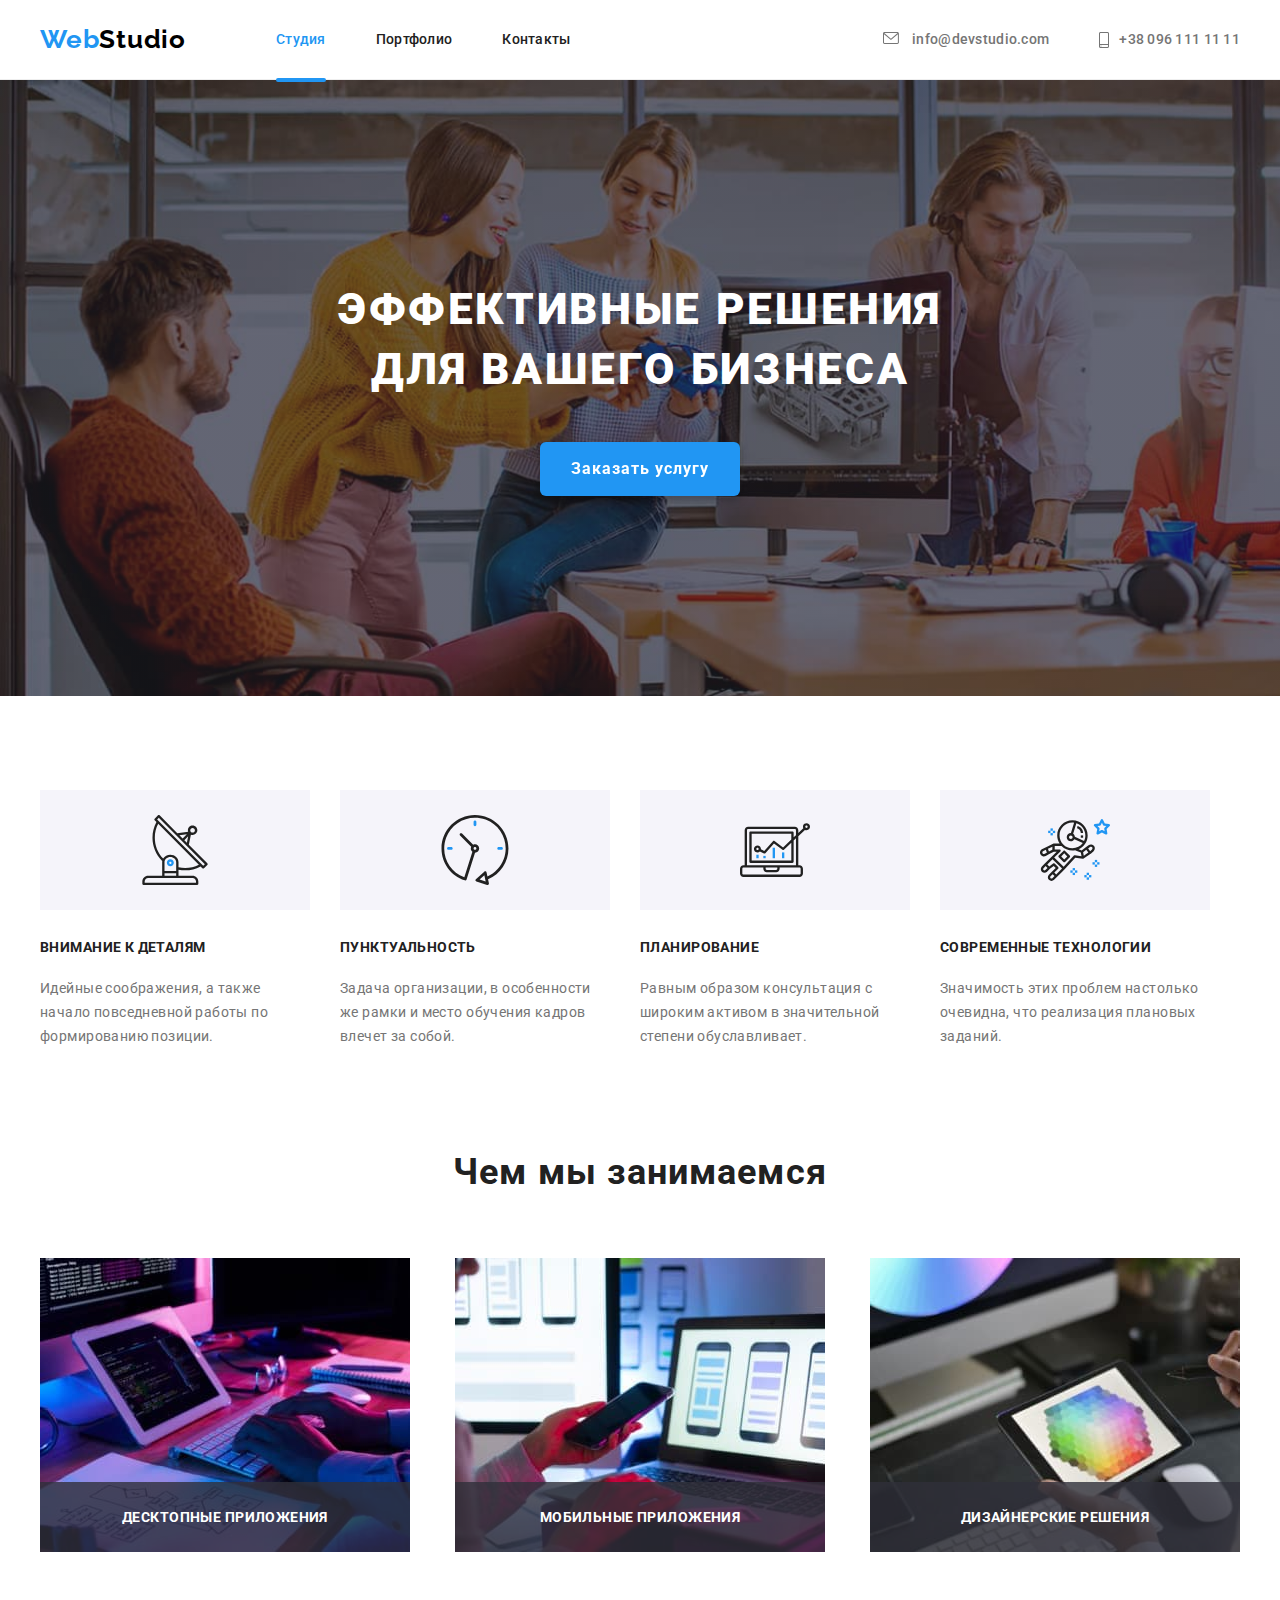
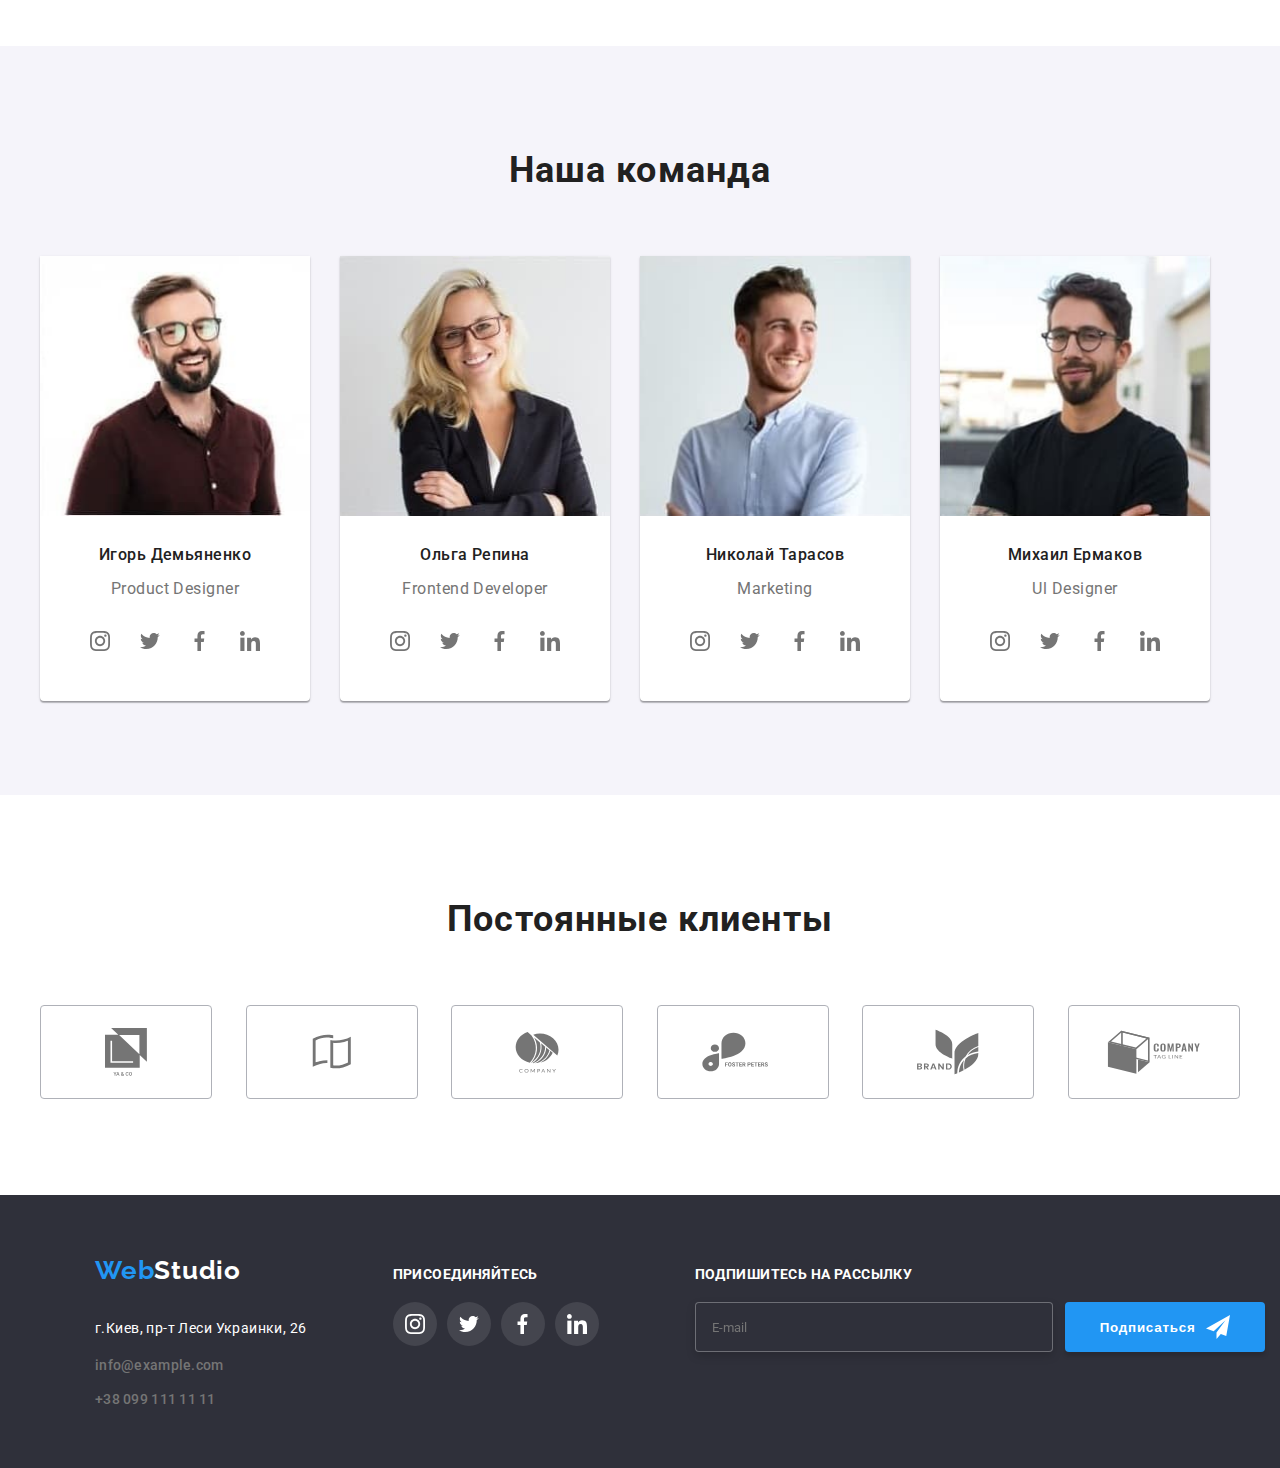
<file: index.html>
<!DOCTYPE html>
<html lang="ru">

<head>
    <meta charset="UTF-8">
    <meta http-equiv="X-UA-Compatible" content="IE=edge">
    <meta name="viewport" content="width=device-width, initial-scale=1.0">
    <title>WebStudio</title>
    <link rel="preconnect" href="https://fonts.gstatic.com">

    <link
        href="https://fonts.googleapis.com/css2?family=Raleway:wght@700&family=Roboto:wght@400;500;700;900&display=swap"
        rel="stylesheet">

    <link rel="stylesheet" href="https://cdnjs.cloudflare.com/ajax/libs/modern-normalize/1.1.0/modern-normalize.min.css"
        integrity="sha512-wpPYUAdjBVSE4KJnH1VR1HeZfpl1ub8YT/NKx4PuQ5NmX2tKuGu6U/JRp5y+Y8XG2tV+wKQpNHVUX03MfMFn9Q=="
        crossorigin="anonymous" referrerpolicy="no-referrer" />

    <link rel="stylesheet" href="https://cdnjs.cloudflare.com/ajax/libs/animate.css/4.1.1/animate.min.css" />

    <link rel="stylesheet" href="./css/main.min.css">

</head>

<body>
    <!--HEADER-->
    <header class="header">
        <div class="header__container container">
            <nav class="navigation">
                <a class="header__logo link" href="./">Web<span class="header__logo_part-2">Studio</span>
                </a>

                <ul class="header__list list">
                    <li class="header__item">
                        <a class="header__link current list link" href="./index.html">
                            Студия
                        </a>
                    </li>
                    <li class="header__item">
                        <a class="header__link list link" href="./portfolio.html">Портфолио</a>
                    </li>
                    <li class="header__item">
                        <a class="header__link list link" href="./index.html">Контакты</a>
                    </li>
                </ul>
            </nav>

            <ul class="header__list list">
                <li class="header__item">
                    <a class="header__mail link" href="mailto:info@devstudio.com">
                        <svg class="header__mail_icon" width=16px height=12px>
                            <use href="./images/sprite.svg#icon-hr-envelope">
                            </use>
                        </svg> info@devstudio.com
                    </a>
                </li>

                <li class="header__menu-item">

                    <a class="header__tel link" href="tel:+380961111111">
                        <svg class="header__tel_icon" width=10px height=16px>
                            <use href="./images/sprite.svg#icon-hr-smartphone">
                            </use>
                        </svg>
                        +38 096 111 11 11
                    </a>
                </li>
            </ul>
        </div>
    </header>
    <main>


        <!--HERO-->
        <section class="hero">
            <div class="container">
                <h1 class="hero-title">эффективные решения<br />для вашего бизнеса</h1>
                <button class="modal-btn animate__rubberBand" type="button" data-modal-open>Заказать услугу</button>
            </div>
        </section>

        <!--FEATURES-->
        <section class="our-features">
            <div class="container">
                <h2 class="visually-hidden">Наши качества</h2>
                <ul class="our-features-all list">
                    <li class="our-features-item">
                        <div class="our-features-container">
                            <svg class="our-features-svg">
                                <use href="./images/sprite.svg#icon-antenna">
                                </use>
                            </svg>
                        </div>
                        <h3 class="our-features-title">Внимание к деталям</h3>
                        <p class="our-features-description">Идейные соображения, а также<br />
                            начало повседневной работы по<br />
                            формированию позиции.
                        </p>

                    </li>

                    <li class="our-features-item">
                        <div class="our-features-container">
                            <svg class="our-features-svg">
                                <use href="./images/sprite.svg#icon-clock">
                                </use>
                            </svg>
                        </div>
                        <h3 class="our-features-title">Пунктуальность</h3>
                        <p class="our-features-description">Задача организации, в особенности<br />
                            же рамки и место обучения кадров<br />
                            влечет за собой.
                        </p>
                    </li>

                    <li class="our-features-item">
                        <div class="our-features-container">
                            <svg class="our-features-svg">
                                <use href="./images/sprite.svg#icon-diagram">
                                </use>
                            </svg>
                        </div>
                        <h3 class="our-features-title">Планирование</h3>
                        <p class="our-features-description">Равным образом консультация с<br />
                            широким активом в значительной<br />
                            степени обуславливает.
                        </p>
                    </li>

                    <li class="our-features-item">
                        <div class="our-features-container">
                            <svg class="our-features-svg">
                                <use href="./images/sprite.svg#icon-astronaut">
                                </use>
                            </svg>
                        </div>
                        <h3 class="our-features-title">Современные технологии</h3>
                        <p class="our-features-description">Значимость этих проблем настолько<br />
                            очевидна, что реализация плановых<br />
                            заданий.
                        </p>
                    </li>
                </ul>
            </div>
        </section>

        <!--WHAT WE DO-->
        <section class="what-we-do">
            <div class="what-we-do-container container">
                <h2 class="what-we-do-title">Чем мы занимаемся</h2>
                <ul class="what-we-do-all list">
                    <li class="what-we-do-item">
                        <img src="./images/about_box_1.jpg" alt="набор кода на клавиатуре" width="370" height="294">
                        <p class="what-we-do-description">Десктопные приложения</p>
                    </li>

                    <li class="what-we-do-item">
                        <img src="./images/about_box_2.jpg" alt="выбор меню для телефона, отображается 
                            на экране ноутбука" width="370" height="294">
                        <p class="what-we-do-description">Мобильные приложения</p>
                    </li>

                    <li class="what-we-do-item">
                        <img src="./images/about_box_3.jpg" alt="выбор цвета 
                        на планшете" width="370" height="294">
                        <p class="what-we-do-description">Дизайнерские решения</p>
                    </li>
                </ul>
            </div>
        </section>

        <!--TEAM-->
        <section class="our-team">
            <div class="our-team-container">
                <h2 class="our-team-title">Наша команда</h2>
                <div class="container">

                    <ul class="our-team-all list">
                        <li class="our-team-item">
                            <div class="our-team-card">
                                <img src="./images/team_card_1.jpg" alt="Игорь Демьяненко Product Designer" width="270"
                                    height="260">
                                <h3 class="our-team-name">Игорь Демьяненко</h3>
                                <p class="our-team-position" lang="en">Product Designer</p>

                                <ul class="team-social-list list">
                                    <li class="team-social-list-item">
                                        <a href="" class="team-social-list-link">
                                            <svg class="team-social-list-icon">
                                                <use href="./images/sprite.svg#icon-instagram">
                                                </use>
                                            </svg>
                                        </a>
                                    </li>
                                    <li class="team-social-list-item">
                                        <a href="" class="team-social-list-link">
                                            <svg class="team-social-list-icon">
                                                <use href="./images/sprite.svg#icon-twitter">
                                                </use>
                                            </svg>
                                        </a>
                                    </li>
                                    <li class="team-social-list-item">
                                        <a href="" class="team-social-list-link">
                                            <svg class="team-social-list-icon">
                                                <use href="./images/sprite.svg#icon-facebook">
                                                </use>
                                            </svg>
                                        </a>
                                    </li>
                                    <li class="team-social-list-item">
                                        <a href="" class="team-social-list-link">
                                            <svg class="team-social-list-icon">
                                                <use href="./images/sprite.svg#icon-linkedin">
                                                </use>
                                            </svg>
                                        </a>
                                    </li>
                                </ul>
                            </div>
                        </li>

                        <li class="our-team-item">
                            <div class="our-team-card">
                                <img src="./images/team_card_2.jpg" alt="Ольга Репина Frontend Developer" width="270"
                                    height="260">
                                <div class="our-team-text">
                                    <h3 class="our-team-name">Ольга Репина</h3>
                                    <p class="our-team-position" lang="en">Frontend Developer</p>
                                    <ul class="team-social-list list">
                                        <li class="team-social-list-item">
                                            <a href="" class="team-social-list-link">
                                                <svg class="team-social-list-icon">
                                                    <use href="./images/sprite.svg#icon-instagram">
                                                    </use>
                                                </svg>
                                            </a>
                                        </li>
                                        <li class="team-social-list-item">
                                            <a href="" class="team-social-list-link">
                                                <svg class="team-social-list-icon">
                                                    <use href="./images/sprite.svg#icon-twitter">
                                                    </use>
                                                </svg>
                                            </a>
                                        </li>
                                        <li class="team-social-list-item">
                                            <a href="" class="team-social-list-link">
                                                <svg class="team-social-list-icon">
                                                    <use href="./images/sprite.svg#icon-facebook">
                                                    </use>
                                                </svg>
                                            </a>
                                        </li>
                                        <li class="team-social-list-item">
                                            <a href="" class="team-social-list-link">
                                                <svg class="team-social-list-icon">
                                                    <use href="./images/sprite.svg#icon-linkedin">
                                                    </use>
                                                </svg>
                                            </a>
                                        </li>
                                    </ul>
                                </div>
                            </div>
                        </li>

                        <li class="our-team-item">
                            <div class="our-team-card">
                                <img src="./images/team_card_3.jpg" alt="Николай Тарасов Marketing" width="270"
                                    height="260">
                                <div class="our-team-text">
                                    <h3 class="our-team-name">Николай Тарасов</h3>
                                    <p class="our-team-position" lang="en">Marketing</p>
                                    <ul class="team-social-list list">
                                        <li class="team-social-list-item">
                                            <a href="" class="team-social-list-link">
                                                <svg class="team-social-list-icon">
                                                    <use href="./images/sprite.svg#icon-instagram">
                                                    </use>
                                                </svg>
                                            </a>
                                        </li>
                                        <li class="team-social-list-item">
                                            <a href="" class="team-social-list-link">
                                                <svg class="team-social-list-icon">
                                                    <use href="./images/sprite.svg#icon-twitter">
                                                    </use>
                                                </svg>
                                            </a>
                                        </li>
                                        <li class="team-social-list-item">
                                            <a href="" class="team-social-list-link">
                                                <svg class="team-social-list-icon">
                                                    <use href="./images/sprite.svg#icon-facebook">
                                                    </use>
                                                </svg>
                                            </a>
                                        </li>
                                        <li class="team-social-list-item">
                                            <a href="" class="team-social-list-link">
                                                <svg class="team-social-list-icon">
                                                    <use href="./images/sprite.svg#icon-linkedin">
                                                    </use>
                                                </svg>
                                            </a>
                                        </li>
                                    </ul>
                                </div>
                            </div>
                        </li>

                        <li class="our-team-item">
                            <div class="our-team-card">
                                <img src="./images/team_card_4.jpg" alt="Михаил Ермаков Ul Designer" width="270"
                                    height="260">
                                <div class="our-team-text">
                                    <h3 class="our-team-name">Михаил Ермаков</h3>
                                    <p class="our-team-position" lang="en">Ul Designer</p>
                                    <ul class="team-social-list list">
                                        <li class="team-social-list-item">
                                            <a href="" class="team-social-list-link">
                                                <svg class="team-social-list-icon">
                                                    <use href="./images/sprite.svg#icon-instagram">
                                                    </use>
                                                </svg>
                                            </a>
                                        </li>
                                        <li class="team-social-list-item">
                                            <a href="" class="team-social-list-link">
                                                <svg class="team-social-list-icon">
                                                    <use href="./images/sprite.svg#icon-twitter">
                                                    </use>
                                                </svg>
                                            </a>
                                        </li>
                                        <li class="team-social-list-item">
                                            <a href="" class="team-social-list-link">
                                                <svg class="team-social-list-icon">
                                                    <use href="./images/sprite.svg#icon-facebook">
                                                    </use>
                                                </svg>
                                            </a>
                                        </li>
                                        <li class="team-social-list-item">
                                            <a href="" class="team-social-list-link">
                                                <svg class="team-social-list-icon">
                                                    <use href="./images/sprite.svg#icon-linkedin">
                                                    </use>
                                                </svg>
                                            </a>
                                        </li>
                                    </ul>
                                </div>
                            </div>
                        </li>
                    </ul>
                </div>
            </div>
        </section>

        <!--CLIENTS-->
        <section class="clients">
            <div class="clients-container container">
                <h2 class="clients-title">Постоянные клиенты</h2>
                <ul class="clients-all-list list">
                    <li class="clients-item">
                        <a class="clients-link">
                            <svg class="clients-svg" width="42" height="48">
                                <use href="./images/sprite.svg#icon-client-1">
                                </use>
                            </svg>
                        </a>
                    </li>

                    <li class="clients-item">
                        <a class="clients-link">
                            <svg class="clients-svg" width="40" height="52">
                                <use href="./images/sprite.svg#icon-client-2">
                                </use>
                            </svg>
                        </a>
                    </li>
                    <li class="clients-item">
                        <a class="clients-link">
                            <svg class="clients-svg" width="44" height="42">
                                <use href="./images/sprite.svg#icon-client-3">
                                </use>
                            </svg>
                        </a>
                    </li>
                    <li class="clients-item">
                        <a class="clients-link">
                            <svg class="clients-svg" width="84" height="40">
                                <use href="./images/sprite.svg#icon-client-4">
                                </use>
                            </svg>
                        </a>
                    </li>
                    <li class="clients-item">
                        <a class="clients-link">
                            <svg class="clients-svg" width="62" height="46">
                                <use href="./images/sprite.svg#icon-client-5">
                                </use>
                            </svg>
                        </a>
                    </li>
                    <li class="clients-item">
                        <a class="clients-link">
                            <svg class="clients-svg" width="94" height="44">
                                <use href="./images/sprite.svg#icon-client-6">
                                </use>
                            </svg>
                        </a>
                    </li>

                </ul>
            </div>

        </section>
    </main>

    <!--FOOTER-->
    <footer class="footer">
        <div class="footer__container container">
            <div class="footer__menu">
                <a class="footer__logo link" href="./index.html">Web<span class="footer__logo_part-2">Studio </span>
                </a>
                <address>
                    <ul class="footer__list list">
                        <li class="footer__item">
                            <a class="footer__address link" href="https://goo.gl/maps/Fgwvw3FV3BkWmxrF7" target="blank"
                                rel="noopener noreferrer">
                                г.Киев, пр-т Леси Украинки, 26
                            </a>
                        </li>

                        <li class="footer__item">
                            <a class="footer__mail link" href="mailto:info@example.com">info@example.com</a>
                        </li>

                        <li class="footer__item">
                            <a class="footer__tel link" href="tel:+380991111111"> +38 099 111 11 11</a>
                        </li>
                    </ul>
                </address>
            </div>

            <div class="footer__social">
                <p class="footer__social-list_title">Присоединяйтесь</p>
                <ul class="footer__social-list list">
                    <li class="footer__social-list_item">
                        <a href="" class="footer__social-list_icon">
                            <svg class="footer__icon" width="20px" height="20px">
                                <use href="./images/sprite.svg#icon-instagram">
                                </use>
                            </svg>
                        </a>
                    </li>
                    <li class="footer__social-list_item">
                        <a href="" class="footer__social-list_icon">
                            <svg class="footer__icon" width="20px" height="20px">
                                <use href="./images/sprite.svg#icon-twitter">
                                </use>
                            </svg>
                        </a>
                    </li>
                    <li class="footer__social-list_item">
                        <a href="" class="footer__social-list_icon">
                            <svg class="footer__icon" width="20px" height="20px">
                                <use href="./images/sprite.svg#icon-facebook">
                                </use>
                            </svg>
                        </a>
                    </li>
                    <li class="footer__social-list_item">
                        <a href="" class="footer__social-list_icon">
                            <svg class="footer__icon" width="20px" height="20px">
                                <use href="./images/sprite.svg#icon-linkedin">
                                </use>
                            </svg>
                        </a>
                    </li>
                </ul>
            </div>

            <div class="footer__form_holder">
                <p class="footer__form_title">Подпишитесь на рассылку</p>
                <form class="footer__form">
                    <input type="email" class="footer__form_input" name="user-email" placeholder="E-mail" required="">
                    <button type="submit" class="footer__form_btn">Подписаться
                        <svg class="footer__form_icon">
                            <use href="./images/sprite.svg#icon-send">
                            </use>
                        </svg>
                    </button>
                </form>
            </div>
        </div>

        </div>
    </footer>

    <div class="backdrop is-hidden" data-modal>
        <div class="modal">
            <button type="button" class="close-btn" data-modal-close>
                <svg class="close-btn-svg" width="11px" height="11px">
                    <use href="./images/sprite.svg#icon-x_for_modal">
                    </use>
                </svg>
            </button>
            <form action="#" class="modal-form">
                <p class="modal-form-head">Оставьте свои данные, мы вам перезвоним
                </p>
                <label class="modal-form-field">
                    <p class="field-title">Имя</p>
                    <span class="modal-form-input-wrapper">
                        <input type="text" class="modal-form-input" name="user-name" minlength="2"
                            pattern="[a-zA-Zа-яёА-ЯЁ]+" title="Имя должно содержать символы кириллицы или латиницы"
                            required>
                        <svg class="modal-form-icon" width="12px" height="12px">
                            <use href="./images/sprite.svg#icon-input-name">
                            </use>
                        </svg>
                    </span>
                </label>
                <label class="modal-form-field">
                    <p class="field-title">Телефон</p>
                    <span class="modal-form-input-wrapper">
                        <input type="tel" class="modal-form-input" name="user-phone"
                            pattern="[0-9]{3}-[0-9]{3}-[0-9]{2}-[0-9]{2}" title="096-000-00-00" required>
                        <svg class="modal-form-icon" width="13px" height="13px">
                            <use href="./images/sprite.svg#icon-input-phone">
                            </use>
                        </svg>
                    </span>
                </label>
                <label class="modal-form-field">
                    <p class="field-title">Почта</p>
                    <span class="modal-form-input-wrapper">
                        <input type="email" class="modal-form-input" name="user-mail" required>
                        <svg class="modal-form-icon" width="15px" height="12px">
                            <use href="./images/sprite.svg#icon-input-mail">
                            </use>
                        </svg>
                    </span>
                </label>
                <label class="modal-form-field">
                    <p class="field-title">Комментарий</p>
                    <textarea name="user-message" class="modal-form-message" placeholder="Введите текст"></textarea>
                </label>
                <input type="checkbox" class="modal-form-checkbox visually-hidden" id="accept-policy">
                <label for="accept-policy" class="modal-form-checkbox-label">Соглашаюсь с рассылкой и принимаю&nbsp;
                    <a href="#" class="modal-form-label-link">Условия договора</a>
                </label>
                <button type="submit" class="modal-form-btn">Отправить</button>


            </form>
        </div>

    </div>
    <script src="./js/modal.js">
    </script>

</body>

</html>
</file>
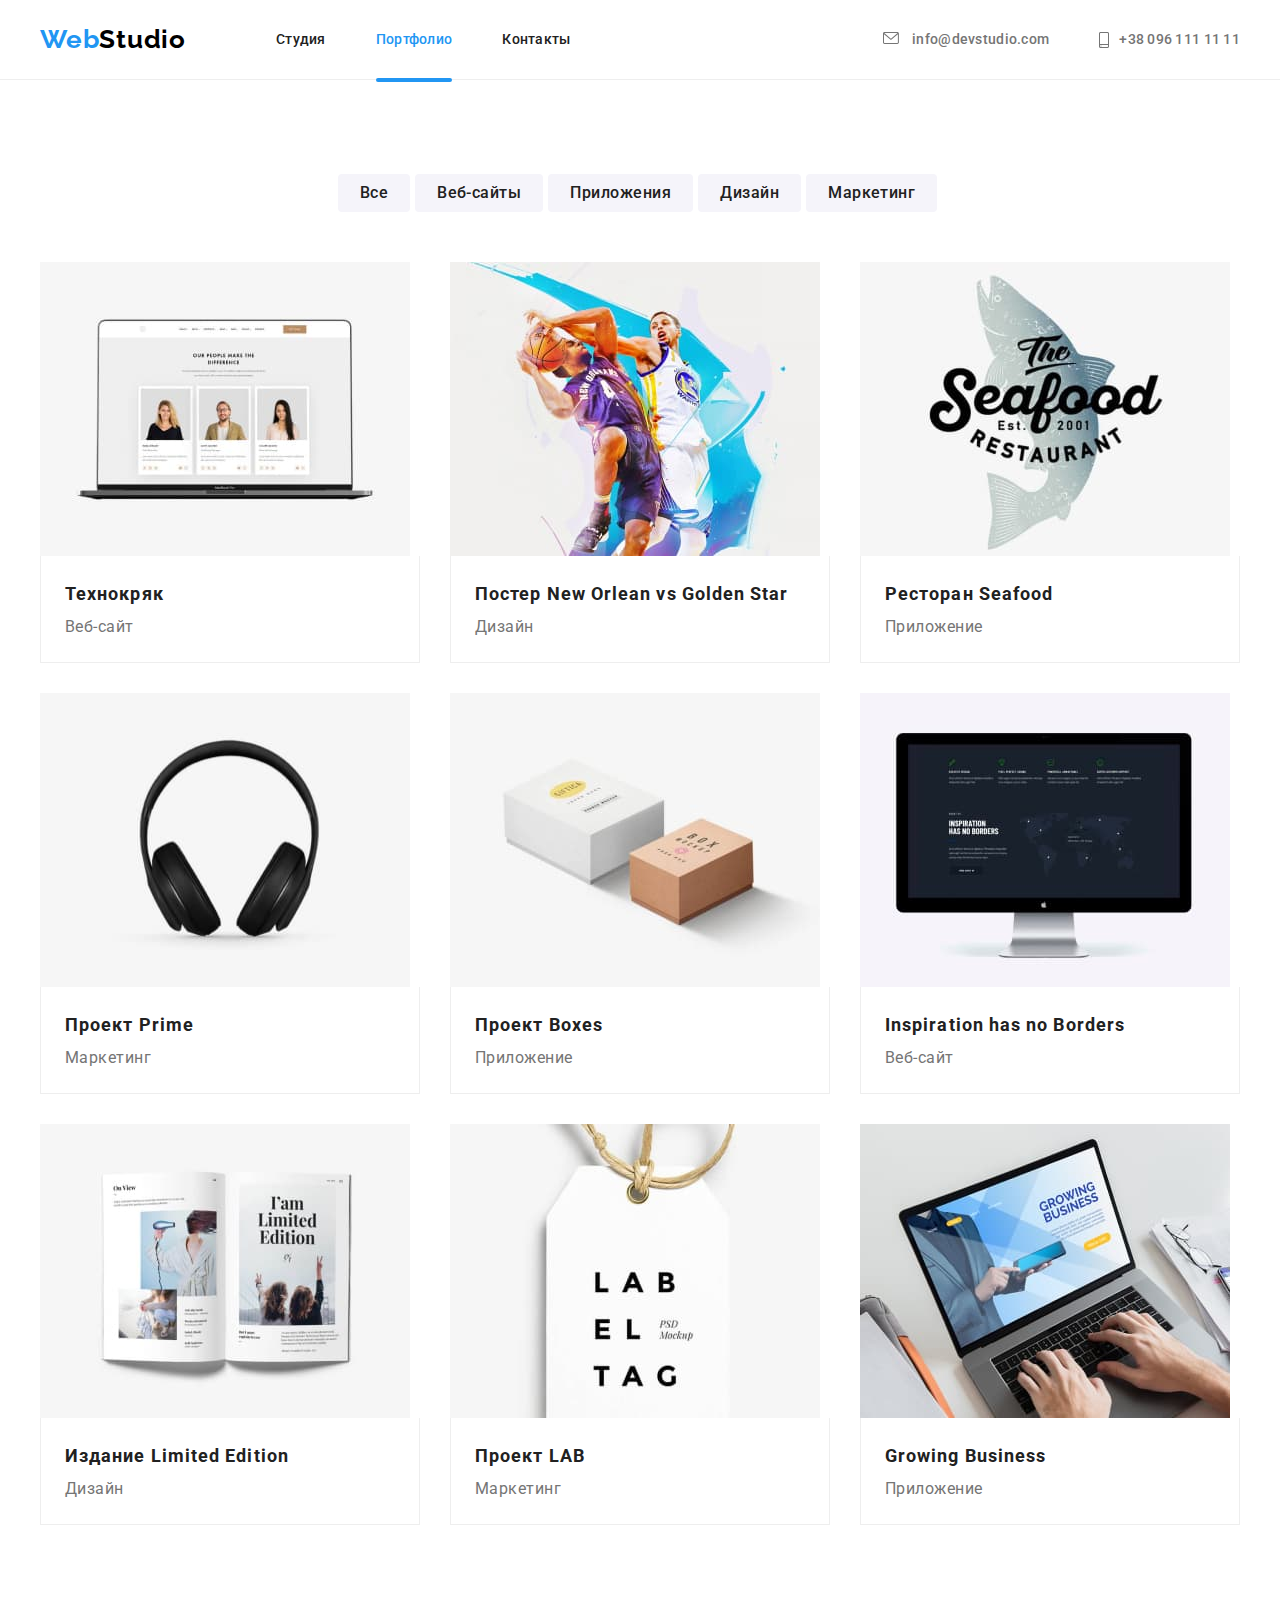
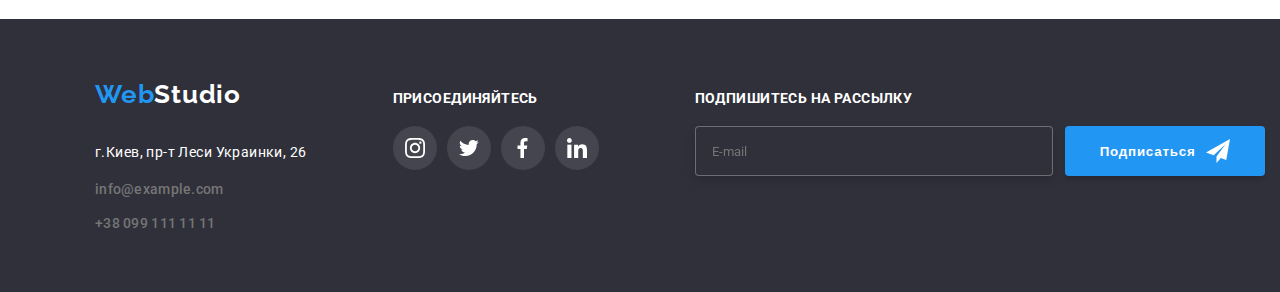
<file: portfolio.html>
<!DOCTYPE html>
<html lang="ru">

<head>
    <meta charset="UTF-8">
    <meta http-equiv="X-UA-Compatible" content="IE=edge">
    <meta name="viewport" content="width=device-width, initial-scale=1.0">
    <title>Portfolio</title>
    <link rel="preconnect" href="https://fonts.gstatic.com">
    <link href="https://fonts.googleapis.com/css2?family=Raleway:wght@700&family=Roboto:wght@400;500;700&display=swap"
        rel="stylesheet">
    <link rel="stylesheet" href="https://cdnjs.cloudflare.com/ajax/libs/modern-normalize/1.1.0/modern-normalize.min.css"
        integrity="sha512-wpPYUAdjBVSE4KJnH1VR1HeZfpl1ub8YT/NKx4PuQ5NmX2tKuGu6U/JRp5y+Y8XG2tV+wKQpNHVUX03MfMFn9Q=="
        crossorigin="anonymous" referrerpolicy="no-referrer" />
    <link rel="stylesheet" href="./css/main.min.css">

</head>

<body>
    <!--HEADER-->
    <header class="header">
        <div class="header__container container">
            <nav class="navigation">
                <a class="header__logo link" href="./">Web<span class="header__logo_part-2">Studio</span>
                </a>

                <ul class="header__list list">
                    <li class="header__item">
                        <a class="header__link link" href="./index.html">Студия</a>
                    </li>

                    <li class="header__item">
                        <a class="header__link current link" href="./">Портфолио</a>
                    </li>

                    <li class="header__item">
                        <a class="header__link link" href="./">Контакты</a>
                    </li>
                </ul>
            </nav>


            <ul class="header__list list">
                <li class="header__item">
                    <a class="header__mail link" href="mailto:info@devstudio.com">
                        <svg class="header__mail_icon" width=16px height=12px>
                            <use href="./images/sprite.svg#icon-hr-envelope">
                            </use>
                        </svg> info@devstudio.com
                    </a>
                </li>

                <li class="header__item">
                    <a class="header__tel link" href="tel:+380961111111">
                        <svg class="header__tel_icon" width=10px height=16px>
                            <use href="./images/sprite.svg#icon-hr-smartphone">
                            </use>
                        </svg>+38 096 111 11 11
                    </a>
                </li>
            </ul>
        </div>
    </header>

    <main>

        <section class="portfolio">
            <div class="container">
                <h1 class="visually-hidden">Portfolio</h1>
                <div class="portfolio-buttons">
                    <ul class="portfolio-buttons-all list">
                        <li>
                            <button class="porfolio-buttons-item" type="button">Все
                            </button>
                        </li>

                        <li>
                            <button class="porfolio-buttons-item" type="button">Веб-сайты
                            </button>
                        </li>

                        <li>
                            <button class="porfolio-buttons-item" type="button">Приложения
                            </button>
                        </li>

                        <li>
                            <button class="porfolio-buttons-item" type="button">Дизайн
                            </button>
                        </li>

                        <li>
                            <button class="porfolio-buttons-item" type="button">Маркетинг
                            </button>
                        </li>

                    </ul>
                </div>

                <div class="portfolio-projects">
                    <ul class="portfolio-projects-all list">
                        <li class="portfolio-projects-item">
                            <a href="#" class="portfolio-projects-link link">
                                <div class="portfolio-projects-img-wrapper">
                                    <img src="./images/portfolio-1.jpg" alt="Веб-сайт Технокряк (фото троих учасников команды отображается на экране 
                                    планшета)" width="370" height="294">
                                    <p class="overlay">Научно-технологический комплекс, охватывающий все процессы от
                                        фундаментальных научных исследований, опытного производства
                                        до реализации.
                                    </p>
                                </div>
                                <div class="portfolio-text">
                                    <h2 class="portfolio-name">Технокряк</h2>
                                    <p class="portfolio-type">Веб-сайт</p>
                                </div>
                            </a>
                        </li>

                        <li class="portfolio-projects-item">
                            <a href="#" class="portfolio-projects-link link">
                                <div class="portfolio-projects-img-wrapper">
                                    <img src="./images/portfolio-2.jpg" alt="Постер New Orlean vs Golden Star - 
                                    два игрока играют в баскетбол" width="370" height="294">
                                    <p class="overlay">The Golden State Warriors swept the New Orleans Pelicans in the
                                        first round of the playoffs, defeated Memphis Grizzlies in six games
                                        in the second round, and dispatched Houston Rockets in five games
                                        in the Western Conference Finals. The Warriors advanced to their
                                        first NBA Finals since 1975.
                                    </p>
                                </div>
                                <div class="portfolio-text">
                                    <h2 class="portfolio-name">Постер New Orlean vs Golden Star</h2>
                                    <p class="portfolio-type">Дизайн</p>
                                </div>
                            </a>
                        </li>

                        <li class="portfolio-projects-item">
                            <a href="#" class="portfolio-projects-link link">
                                <div class="portfolio-projects-img-wrapper">
                                    <img src="./images/portfolio-3.jpg" alt="Логотип ресторана Seafood - рыба с надписью названия 
                                    ресторана" width="370" height="294">
                                    <p class="overlay"> Welcome to Egersund Seafood.
                                        Egersund Group is one of the largest fish companies in
                                        Norway. We work since 1921, and the first delivery of fish to
                                        Ukraine took place in 1996.
                                    </p>
                                </div>
                                <div class="portfolio-text">
                                    <h2 class="portfolio-name">Ресторан Seafood</h2>
                                    <p class="portfolio-type">Приложение</p>
                                </div>
                            </a>
                        </li>

                        <li class="portfolio-projects-item">
                            <a href="#" class="portfolio-projects-link link">
                                <div class="portfolio-projects-img-wrapper">
                                    <img src="./images/portfolio-4.jpg" alt="Черные наушники" width="370" height="294">
                                    <p class="overlay">The word prime can be used to describe something
                                        as the most important or most relevant among other similar things,
                                        like a prime example or a prime suspect.
                                    </p>
                                </div>
                                <div class="portfolio-text">
                                    <h2 class="portfolio-name">Проект Prime</h2>
                                    <p class="portfolio-type">Маркетинг</p>
                                </div>
                            </a>
                        </li>

                        <li class="portfolio-projects-item">
                            <a href="#" class="portfolio-projects-link link">
                                <div class="portfolio-projects-img-wrapper">
                                    <img src="./images/portfolio-5.jpg" alt="Две коробки с надписями" width="370"
                                        height="294">
                                    <p class="overlay"> A box (plural: boxes) is a type of container or rectangular
                                        prism used for the storage or transportation of its contents.
                                        The size of a box may vary, from the very smallest (such as a matchbox) to
                                        the size of a large appliance, and can be used for a variety of purposes
                                        ranging from the functional to the decorative.
                                        Boxes may be made of a variety of typically durable materials, such as wood
                                        and metal, though common non-durable materials include corrugated fiberboard
                                        and paperboard. Corrugated metal boxes are commonly used as shipping containers.
                                        Boxes made of cardboard can be degraded and therefore are not bad for the
                                        environment.
                                    </p>
                                </div>
                                <div class="portfolio-text">
                                    <h2 class="portfolio-name">Проект Boxes</h2>
                                    <p class="portfolio-type">Приложение</p>
                                </div>
                            </a>
                        </li>

                        <li class="portfolio-projects-item">
                            <a href="#" class="portfolio-projects-link link">
                                <div class="portfolio-projects-img-wrapper">
                                    <img src="./images/portfolio-6.jpg" alt="Страница сайта Inspiration has no Borders
                                        на макбуке" width="370" height="294">
                                    <p class="overlay">Inspiration (noun) - someone or something that gives you ideas
                                        for
                                        doing something. She has been an inspiration to us all (= a good example for
                                        all).

                                    </p>
                                </div>
                                <div class=" portfolio-text">
                                    <h2 class="portfolio-name">Inspiration has no Borders</h2>
                                    <p class="portfolio-type">Веб-сайт</p>
                                </div>
                            </a>
                        </li>

                        <li class="portfolio-projects-item">
                            <a href="#" class="portfolio-projects-link link">
                                <div class="portfolio-projects-img-wrapper">
                                    <img src="./images/portfolio-7.jpg" alt="Разворот журнала с надписью 
                                        I'm Limited Edition" width="370" height="294">
                                    <p class="overlay">Limited edition — ограниченная серия,
                                        лимитированная серия (limited series). Лимитированное издание, ограниченное
                                        издание, лимитированный тираж, ограниченный выпуск, ограниченный тираж (limited
                                        circulation)
                                    </p>
                                </div>
                                <div class="portfolio-text">
                                    <h2 class="portfolio-name">Издание Limited Edition</h2>
                                    <p class="portfolio-type">Дизайн</p>
                                </div>
                            </a>
                        </li>

                        <li class="portfolio-projects-item">
                            <a href="#" class="portfolio-projects-link link">
                                <div class="portfolio-projects-img-wrapper">
                                    <img src="./images/portfolio-8.jpg" alt="Ярлык крупным планом з надписью 
                                        LAB EL TAG" width="370" height="294">
                                    <p class="overlay">LAB — аббревиатура названия двух разных (хотя и похожих) цветовых
                                        пространств. Более известным и распространенным
                                        является CIELAB (точнее, CIE 1976 L*a*b*), другим — Hunter Lab (точнее, Hunter
                                        L, a,
                                        b). Таким образом, Lab — это
                                        неформальная аббревиатура, не определяющая цветовое пространство однозначно.
                                        Чаще
                                        всего, говоря о пространстве Lab,
                                        подразумевают CIELAB.
                                    </p>
                                </div>
                                <div class="portfolio-text">
                                    <h2 class="portfolio-name">Проект LAB</h2>
                                    <p class="portfolio-type">Маркетинг</p>
                                </div>
                            </a>
                        </li>

                        <li class="portfolio-projects-item">
                            <a href="#" class="portfolio-projects-link link">
                                <div class="portfolio-projects-img-wrapper">
                                    <img src="./images/portfolio-9.jpg" alt="Набор текста на клавиатуре ноутбука, на экране - страница сайта 
                                        Growing Business" width="370" height="294">
                                    <p class="overlay"> 8 ways to grow your business
                                        Generating new business by growing your customer base is important to your
                                        business
                                        success. However, it can sometimes be very challenging.
                                        Here are some practical tips to help you grow your customer base.<br />
                                        1. Get to know your customers<br />
                                        2. Offer great customer service<br />
                                        3. Nurture existing customers and look for new opportunities<br />
                                        4. Use social <br />
                                        5. Attend networking events<br />
                                        6. Host events<br />
                                        7. Give back to your community<br />
                                        8. Measure what works and refine your approach as you go
                                    </p>
                                </div>
                                <div class="portfolio-text">
                                    <h2 class="portfolio-name">Growing Business</h2>
                                    <p class="portfolio-type">Приложение</p>
                                </div>
                            </a>
                        </li>
                    </ul>
                </div>
            </div>
        </section>

        </section>

    </main>

    <!--FOOTER-->
    <footer class="footer">
        <div class="footer__container container">
            <div class=>
                <a class="footer__logo link" href="./">Web<span class="footer__logo_part-2">Studio</span>
                </a>
                <address>
                    <ul class="footer__list list">
                        <li class="footer__item">
                            <a class="footer__address link" href="https://goo.gl/maps/Fgwvw3FV3BkWmxrF7" target="blank"
                                rel="noopener noreferrer">
                                г.Киев, пр-т Леси Украинки, 26
                            </a>
                        </li>

                        <li class="footer__item">
                            <a class="footer__mail link" href="mailto:info@example.com">info@example.com
                            </a>
                        </li>

                        <li class="footer__item">
                            <a class="footer__tel link" href="tel:+380991111111">+38 099 111 11 11
                            </a>
                        </li>
                    </ul>
                </address>
            </div>

            <div class="footer__social">
                <h2 class="footer__social-list_title">Присоединяйтесь</h2>
                <ul class="footer__social-list list">
                    <li class="footer__social-list_item">
                        <a href="" class="footer__social-list_icon">
                            <svg class="footer__icon" width="20px" height="20px">
                                <use href="./images/sprite.svg#icon-instagram">
                                </use>
                            </svg>
                        </a>
                    </li>
                    <li class="footer__social-list_item">
                        <a href="" class="footer__social-list_icon">
                            <svg class="footer__icon" width="20px" height="20px">
                                <use href="./images/sprite.svg#icon-twitter">
                                </use>
                            </svg>
                        </a>
                    </li>
                    <li class="footer__social-list_item">
                        <a href="" class="footer__social-list_icon">
                            <svg class="footer__icon" width="20px" height="20px">
                                <use href="./images/sprite.svg#icon-facebook">
                                </use>
                            </svg>
                        </a>
                    </li>
                    <li class="footer__social-list_item">
                        <a href="" class="footer__social-list_icon">
                            <svg class="footer__icon" width="20px" height="20px">
                                <use href="./images/sprite.svg#icon-linkedin">
                                </use>
                            </svg>
                        </a>
                    </li>
                </ul>
            </div>

            <div class="footer__form_holder">
                <p class="footer__form_title">Подпишитесь на рассылку</p>
                <form class="footer__form">
                    <input type="email" class="footer__form_input" name="user-email" placeholder="E-mail" required="">
                    <button type="submit" class="footer__form_btn">Подписаться
                        <svg class="footer__form_icon">
                            <use href="./images/sprite.svg#icon-send">
                            </use>
                        </svg>
                    </button>
                </form>
            </div>
        </div>

    </footer>


</body>

</html>
</file>
<file: css/main.min.css>
:root{--main-font: "Roboto", sans-serif;--secondary-font: "Raleway", sans-serif;--accent-color: #2196F3;--main-text-color: #212121;--secondary-text-color: #757575;--accent-text-color: #ffffff;--background-color: #2F303A;--secondary-background-color: #F5F4FA}.visually-hidden{position:absolute !important;clip:rect(1px 1px 1px 1px);clip:rect(1px 1px 1px 1px);padding:0 !important;border:0 !important;height:1px !important;width:1px !important;overflow:hidden}h1,h2,h3,h4,h5,h6,p{margin-top:0;margin-bottom:0}ul,ol{margin-top:0;margin-bottom:0;padding-left:0}img{display:block;max-width:100%}.list{list-style:none}.link{text-decoration:none}body{font-family:var(--main-font);margin:0}.container{width:1200px;margin:0 auto;padding-left:15px;padding-right:15px}.backdrop{position:fixed;top:0;left:0;width:100vw;height:100vh;background-color:rgba(0,0,0,0.5);opacity:1;visibility:visible;pointer-events:auto;transition:opacity 250ms linear,  visibility 250ms linear}.is-hidden{opacity:0;visibility:hidden;pointer-events:none}.modal{position:absolute;left:50%;top:50%;width:528px;background-color:var(--accent-text-color);transform:translate(-50%, -50%);border-radius:4px;padding:40px;box-shadow:0px 1px 3px rgba(0,0,0,0.12),0px 1px 1px rgba(0,0,0,0.14),0px 2px 1px rgba(0,0,0,0.2)}.close-btn{position:absolute;top:8px;right:8px;width:30px;height:30px;padding:0;border-radius:50%;border:1px solid rgba(0,0,0,0.1);background-color:transparent;cursor:pointer;padding:0}.close-btn:hover{fill:var(--accent-color)}.modal-form{display:flex;flex-direction:column}.modal-form-head{font-weight:700;font-size:20px;text-align:center;margin-bottom:30px}.modal-form-field{position:relative;font-weight:400;font-size:12px;color:#757575;margin-bottom:16px}.field-title{margin-bottom:6px}.modal-form-input-wrapper{position:relative;margin-top:4px}.modal-form-input{box-sizing:border-box;width:100%;height:40px;border:1px solid rgba(33,33,33,0.2);border-radius:4px;margin-bottom:8px;padding-left:42px;transition:border-color 250ms linear;font-size:12px;color:var(--secondary-text-color)}.modal-form-input:focus{border-color:var(--accent-color);outline:none;cursor:pointer}.modal-form-icon{position:absolute;top:50%;left:12px;transform:translateY(-50%);display:block;transition:background-color 250ms linear}.modal-form-input:focus+.modal-form-icon{fill:var(--accent-color)}.modal-form-message{box-sizing:border-box;width:100%;height:120px;border:1px solid rgba(33,33,33,0.2);border-radius:4px;padding:12px 16px;resize:none}.modal-form-message:focus{outline:none;border-color:var(--accent-color);transition:background-color 250ms linear}.modal-form-message::placeholder{font-family:var(--main-font);color:rgba(117,117,117,0.5)}.modal-form-checkbox-label{display:flex;align-items:center;justify-content:center;font-family:var(--main-font);font-weight:400;line-height:1.71;letter-spacing:0.03em;font-size:14px;color:var(--secondary-text-color);margin-bottom:20px;background-position:center;background-size:cover;background-repeat:no-repeat}.modal-form-checkbox-label::before{display:block;content:"";width:16px;height:15px;border-radius:2px;border:2px solid var(--main-text-color);margin-right:8px;cursor:pointer}.modal-form-checkbox:checked+.modal-form-checkbox-label::before{background-color:var(--accent-color);background-image:url("../images/input-check.svg");background-position:center;background-repeat:no-repeat;border-radius:2px}.modal-form-checkbox:focus+.modal-form-checkbox-label::before{border:2px solid var(--accent-color);border-radius:2px}.accept-policy{font-weight:400;line-height:1.71;letter-spacing:0.03em;font-size:14px;color:var(--secondary-text-color);display:flex;align-items:center;justify-content:center;margin-bottom:20px;background-position:center;background-size:cover;background-repeat:no-repeat}.modal-form-label-link{line-height:1.71;letter-spacing:0.03em;text-decoration-line:underline;color:var(--accent-color)}.modal-form-btn{align-items:center;width:200px;height:50px;background-color:var(--accent-color);font-family:var(--main-font);font-weight:bold;font-size:16px;line-height:1.88;letter-spacing:0.06em;color:var(--accent-text-color);cursor:pointer;border:none;border-radius:4px;margin:0 auto}.header{padding-top:24px;padding-bottom:24px;border-bottom:1px solid #EEEEEE}.header__container{display:flex;align-items:center}.navigation{display:flex;align-items:center}.header__logo{font-family:var(--secondary-font);font-weight:bold;font-size:26px;line-height:1.2;letter-spacing:0.03em;color:var(--accent-color);margin-right:90px}.header__logo_part-2{color:#000000}.header__list{display:flex;margin-left:auto}.header__link{display:flex;align-items:center;font-family:var(--main-font);font-weight:500;font-size:14px;line-height:1.14;letter-spacing:0.02em;color:var(--main-text-color);transition:color 250ms;transition-timing-function:cubic-bezier(0.4, 0, 0.2, 1)}.header__link:hover,.header__link:focus{color:var(--accent-color)}.header__link.current{color:var(--accent-color);position:relative}.header__link.current::after{display:block;content:"";width:100%;height:4px;background-color:var(--accent-color);border-radius:2px;position:absolute;bottom:-34px;cursor:pointer}.header__item{display:flex;align-items:center}.header__item:not(:last-child){margin-right:50px}.header__mail{font-family:var(--main-font);font-weight:500;font-size:14px;line-height:1.14;letter-spacing:0.02em;color:var(--secondary-text-color);transition:color 250ms;transition-timing-function:cubic-bezier(0.4, 0, 0.2, 1)}.header__mail:hover,.header__mail:focus{color:var(--accent-color)}.header__tel{font-family:var(--main-font);font-weight:500;font-size:14px;line-height:1.14;letter-spacing:0.02em;color:var(--secondary-text-color);text-align:center;display:flex;transition:color 250ms;transition-timing-function:cubic-bezier(0.4, 0, 0.2, 1)}.header__tel:hover,.header__tel:focus{color:var(--accent-color)}.header__mail_icon{fill:currentColor;margin-right:10px}.header__mail_icon:hover,.header__mail_icon:focus{fill:var(--accent-color)}.header__tel_icon{padding:0;border:0;fill:currentColor;margin-right:10px}.header__tel_icon:hover,.header__tel_icon:focus{fill:var(--accent-color)}.hero{background-color:var(--main-text-color);background-image:linear-gradient(rgba(47,48,58,0.4), rgba(47,48,58,0.4)),url("../images/hero-bg.jpg");background-size:cover;text-align:center;padding-top:200px;padding-bottom:200px;max-width:2000px;margin:auto}.hero-title{width:696px;margin:0 auto;margin-bottom:42px;font-weight:900;font-size:44px;line-height:1.36;text-align:center;letter-spacing:0.06em;text-transform:uppercase;color:var(--accent-text-color)}.modal-btn{background-color:var(--accent-color);font-family:var(--main-font);font-weight:bold;font-size:16px;line-height:1.88;letter-spacing:0.06em;color:var(--accent-text-color);cursor:pointer;width:200px;padding:12px 0;border:none;border-radius:6px;filter:drop-shadow(0px 4px 4px rgba(0,0,0,0.25));animation-duration:1000ms}.our-features{padding-top:94px;padding-bottom:94px;margin:auto}.our-features-all{display:flex}.our-features-item{display:list-item}.our-features-item:not(:last-child){margin-right:30px}.our-features-title{font-family:var(--main-font);font-weight:bold;font-size:14px;line-height:1.14;letter-spacing:0.03em;text-transform:uppercase;color:var(--main-text-color);margin-bottom:20px}.our-features-description{font-family:var(--main-font);font-size:14px;line-height:1.72;letter-spacing:0.03em;color:var(--secondary-text-color);flex-basis:calc((100% - 120px) / 4)}.our-features-container{display:flex;align-items:center;justify-content:center;height:120px;width:270px;text-align:center;margin-bottom:30px;background-color:var(--secondary-background-color)}.our-features-svg{width:70px;height:70px}.what-we-do-container{padding-bottom:94px;margin:auto;position:relative}.what-we-do-all{display:flex;flex-wrap:wrap;justify-content:space-between}.what-we-do-title{font-family:var(--main-font);font-weight:bold;font-size:36px;line-height:1.67;text-align:center;letter-spacing:0.03em;color:var(--main-text-color);margin-bottom:56px}.what-we-do-item{position:relative}.what-we-do-description{position:absolute;bottom:0px;width:100%;height:70px;display:flex;align-items:center;justify-content:center;font-family:var(--main-font);font-style:normal;font-weight:bold;font-size:14px;line-height:16px;text-align:center;letter-spacing:0.03em;text-transform:uppercase;color:var(--accent-text-color);background:rgba(47,48,58,0.8)}.our-team-container{background-color:var(--secondary-background-color);text-align:center;padding-top:94px;padding-bottom:94px;margin:auto}.our-team-all{display:flex}.our-team-item:not(:last-child){margin-right:30px}.our-team-title{font-family:var(--main-font);font-weight:bold;font-size:36px;line-height:1.67;text-align:center;letter-spacing:0.03em;color:var(--main-text-color);margin-bottom:56px}.our-team-name{font-family:var(--main-font);font-weight:500;font-size:16px;line-height:1.18;letter-spacing:0.03em;color:var(--main-text-color);margin-top:30px;margin-bottom:15px}.our-team-position{font-family:var(--main-font);font-weight:normal;font-size:16px;line-height:1.18;letter-spacing:0.03em;color:var(--secondary-text-color);margin-bottom:20px}.our-team-card{background-color:var(--accent-text-color);box-shadow:0px 1px 3px rgba(0,0,0,0.12),0px 1px 1px rgba(0,0,0,0.14),0px 2px 1px rgba(0,0,0,0.2);border-radius:0px 0px 4px 4px}.team-social-list{display:flex;justify-content:space-between;padding-left:38px;padding-right:38px;padding-bottom:38px}.team-social-list-icon{width:20px;height:20px;fill:var(--secondary-text-color);transition:fill 250ms cubic-bezier(0.4, 0, 0.2, 1)}.team-social-list-link:hover .team-social-list-icon,.team-social-list-link:focus .team-social-list-icon{fill:var(--accent-text-color);background-color:var(--accent-color);transition:background-color 250ms cubic-bezier(0.4, 0, 0.2, 1)}.team-social-list-link{display:flex;align-items:center;justify-content:center;width:44px;height:44px;border-radius:50%;transition:color 250ms cubic-bezier(0.4, 0, 0.2, 1)}.team-social-list-link:hover,.team-social-list-link:focus{background-color:var(--accent-color);transition:background-color 250ms cubic-bezier(0.4, 0, 0.2, 1)}.clients-container{margin-bottom:96px}.clients-all-list{display:flex;flex-wrap:wrap;justify-content:space-between}.clients-title{font-family:var(--main-font);font-weight:bold;font-size:36px;line-height:1.67;text-align:center;letter-spacing:0.03em;color:var(--main-text-color);margin-top:94px;margin-bottom:56px}.clients-item{justify-content:center;align-items:center;width:170px;height:92px;border:1px solid #AFB1B8;border-radius:4px;cursor:pointer;transition:border 250ms cubic-bezier(0.4, 0, 0.2, 1),fill 250ms cubic-bezier(0.4, 0, 0.2, 1)}.clients-item:hover,.clients-item:focus{border-color:var(--accent-color)}.clients-link{display:flex;justify-content:center;align-items:center;width:170px;height:92px}.clients-svg{fill:var(--secondary-text-color);transition:transform 500ms linear;transition-timing-function:cubic-bezier(0.4, 0, 0.2, 1)}.clients-item:hover .clients-svg,.clients-item:focus .clients-svg{fill:var(--accent-color)}.portfolio{padding-top:94px;padding-bottom:94px}.portfolio-projects{max-width:1600px;margin:auto}.portfolio-buttons{padding-bottom:50px;margin:auto}.portfolio-buttons-all{display:flex;justify-content:center}.porfolio-buttons-item{background-color:var(--secondary-background-color);font-family:var(--main-font);font-style:normal;font-weight:500;font-size:16px;line-height:26px;text-align:center;letter-spacing:0.03em;color:var(--main-text-color);cursor:pointer;margin-right:5px;border:none;border-radius:4px;padding:6px 22px;transition:color 250ms cubic-bezier(0.4, 0, 0.2, 1)}.porfolio-buttons-item:not(:last-child){margin-right:5px}.porfolio-buttons-item.current{color:var(--accent-color)}.porfolio-buttons-item:hover,.porfolio-buttons-item:focus{background-color:var(--accent-color);color:var(--accent-text-color);box-shadow:0px 3px 1px rgba(0,0,0,0.1),0px 1px 2px rgba(0,0,0,0.08),0px 2px 2px rgba(0,0,0,0.12);transition:background-color 250ms cubic-bezier(0.4, 0, 0.2, 1),color 250ms cubic-bezier(0.4, 0, 0.2, 1)}.portfolio-name{font-family:var(--main-font);font-style:normal;font-weight:bold;font-size:18px;line-height:36px;letter-spacing:0.06em;color:var(--main-text-color)}.portfolio-type{font-family:var(--main-font);font-style:normal;font-weight:normal;font-size:16px;line-height:30px;letter-spacing:0.03em;color:var(--secondary-text-color)}.portfolio-projects-all{display:flex;flex-wrap:wrap;margin-left:-30px;margin-top:-30px}.portfolio-projects-item{flex-basis:calc((100% - 90px) / 3);margin-left:30px;margin-top:30px}.portfolio-projects-item:hover{box-shadow:0px 1px 1px rgba(0,0,0,0.12),0px 4px 4px rgba(0,0,0,0.06),1px 4px 6px rgba(0,0,0,0.16);cursor:pointer}.portfolio-text{padding-top:20px;padding-bottom:20px;padding-left:24px;padding-right:24px;border:1px solid #EEEEEE;border-top:none}.portfolio-projects-link{display:block}.portfolio-projects-img-wrapper{position:relative;overflow:hidden}.overlay{background-color:rgba(33,150,243,0.9);font-family:Roboto;font-size:18px;line-height:28px;letter-spacing:0.03em;color:var(--accent-text-color);position:absolute;overflow:auto;opacity:0;top:0;left:0;width:100%;height:100%;padding:64px 24px 64px 24px;transform:translateY(100%);transition:transform 250ms;transition-timing-function:cubic-bezier(0.4, 0, 0.2, 1)}.portfolio-projects-link:hover .overlay .portfolio-projects-link:focus .overlay{transform:translateY(0);opacity:1}.portfolio-projects-link:hover .overlay{transform:translateY(0);opacity:1}.footer{background-color:var(--background-color);padding-top:60px;padding-bottom:60px;margin:auto}.footer__list{align-items:center}.footer__logo{margin-bottom:30px;display:block;font-family:var(--secondary-font);font-weight:bold;font-size:26px;line-height:1.2;letter-spacing:0.03em;color:var(--accent-color)}.footer__logo_part-2{color:var(--accent-text-color)}.footer__address{font-family:var(--main-font);font-style:normal;font-weight:normal;font-size:14px;line-height:1.72;letter-spacing:0.03em;color:var(--accent-text-color);transition:color 250ms;transition-timing-function:cubic-bezier(0.4, 0, 0.2, 1)}.footer__address:hover,.footer__address:focus{color:var(--accent-color)}.footer__mail{font-family:var(--main-font);font-weight:500;font-style:normal;font-size:14px;line-height:1.14;letter-spacing:0.02em;color:var(--secondary-text-color);transition:color 250ms;transition-timing-function:cubic-bezier(0.4, 0, 0.2, 1)}.footer__mail:hover,.footer__mail:focus{color:var(--accent-color)}.footer__tel{font-family:var(--main-font);font-style:normal;font-weight:500;font-size:14px;line-height:1.14;letter-spacing:0.02em;color:var(--secondary-text-color);transition:color 250ms;transition-timing-function:cubic-bezier(0.4, 0, 0.2, 1)}.footer__tel:hover,.footer__tel:focus{color:var(--accent-color)}.footer__item:not(:last-child){margin-bottom:15px}.footer__container{display:flex;margin-left:80px;align-items:baseline}.footer__social{margin-left:86px}.footer__social-list{display:flex}.footer__social-list_item{margin-right:10px}.footer__social-list_title{font-weight:bold;font-size:14px;line-height:16px;letter-spacing:0.03em;text-transform:uppercase;color:var(--accent-text-color);margin-bottom:20px}.footer__social-list_icon{display:flex;justify-content:center;align-items:center;width:44px;height:44px;border-radius:50%;color:var(--accent-text-color);background-color:rgba(255,255,255,0.1)}.footer__social-list_icon:hover,.footer__social-list_icon:focus{fill:var(--accent-text-color);background-color:var(--accent-color);transition:background-color 250ms cubic-bezier(0.4, 0, 0.2, 1)}.footer__icon{fill:currentColor}.footer__form{display:flex;margin-left:86px}.footer__form_title{align-items:center;font-weight:bold;font-size:14px;line-height:16px;letter-spacing:0.03em;text-transform:uppercase;color:var(--accent-text-color);margin-bottom:20px;margin-left:86px}.footer__form_input{width:358px;height:50px;border:1px solid rgba(255,255,255,0.3);box-sizing:border-box;filter:drop-shadow(0px 4px 4px rgba(0,0,0,0.15));border-radius:4px;background-color:var(--background-color);padding-left:16px;color:var(--accent-text-color)}.footer__form_input::placeholder{font-family:var(--main-font);color:var(--secondary-text-color)}.footer__form_btn{display:flex;width:200px;height:50px;background:var(--accent-color);box-shadow:0px 4px 4px rgba(0,0,0,0.15);border-radius:4px;border:transparent;align-items:center;text-align:center;justify-content:center;letter-spacing:0.06em;font-weight:bold;color:var(--accent-text-color);margin-left:12px;cursor:pointer}.footer__form_icon{width:24px;height:24px;margin-left:10px}
/*# sourceMappingURL=main.min.css.map */
</file>
